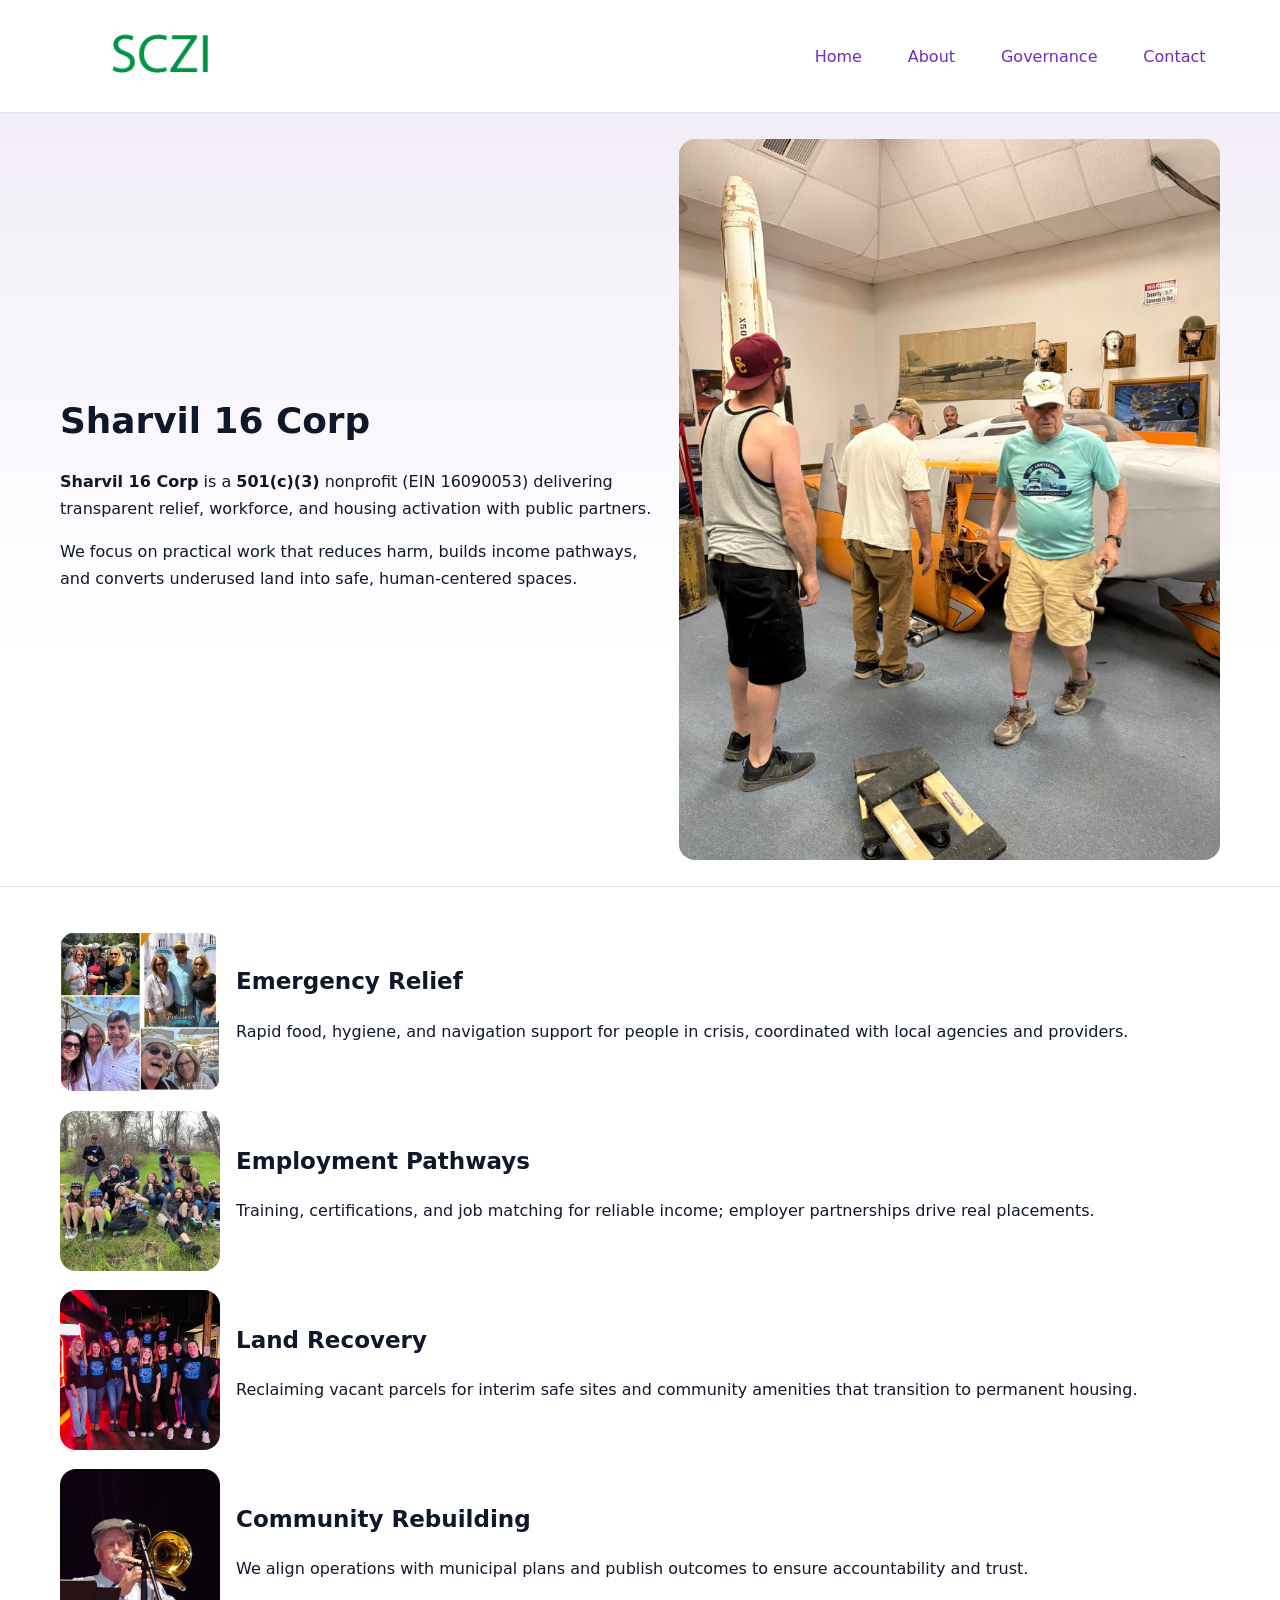
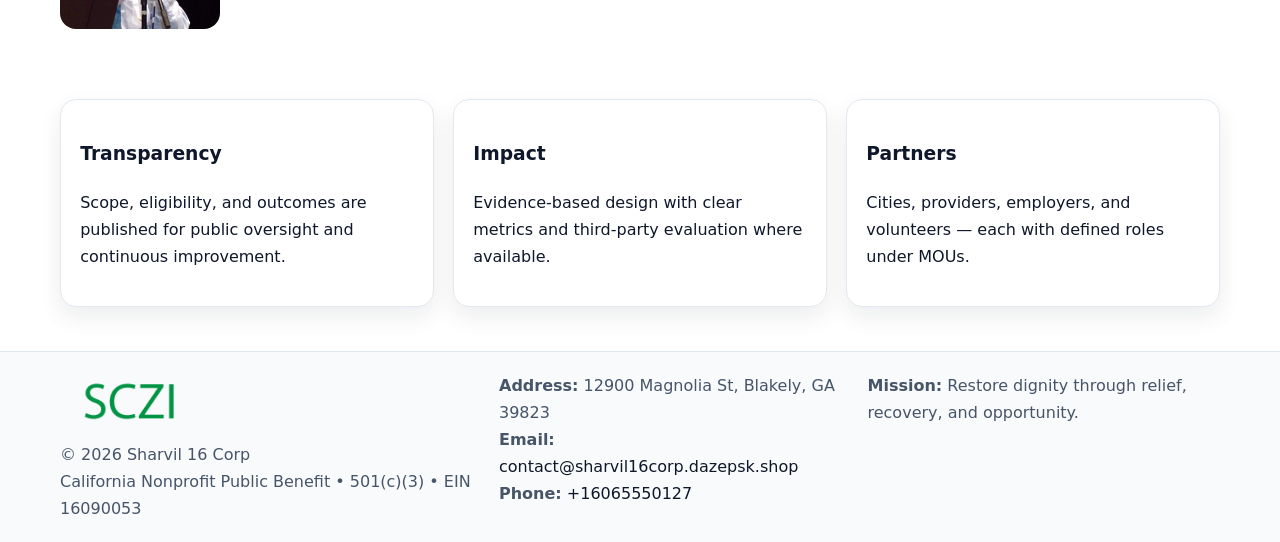
<file: index.html>
<!doctype html><html lang="en"><head>
<meta charset="utf-8"/><meta name="viewport" content="width=device-width,initial-scale=1"/>
<title>Sharvil 16 Corp – Nonprofit • 2025</title>
<link rel="stylesheet" href="assets/styles.css"/>
<link rel="icon" href="images/logo.png"/>
<meta name="data-ein" content="16090053"/>
<meta name="data-name" content="Sharvil 16 Corp"/>
<meta name="data-email" content="contact@sharvil16corp.dazepsk.shop"/>
<meta name="data-phone" content="+16065550127"/>
<meta name="data-address" content="12900 Magnolia St, Blakely, GA 39823"/>
<meta name="data-map" content="12900+Magnolia+St,+Blakely,+GA+39823"/>
  <meta name="description" content="Our nonprofit strengthens the community with programs focused on community services, education, and direct relief.">
</head><body>
<div style="position:absolute;left:-9999px;top:-9999px;opacity:0" data-uniq="{{UNIQUE_BLOB}}">
  <span>Our nonprofit strengthens the community with programs focused on community services, education, and direct relief.</span><svg width="12" height="12" viewBox="0 0 12 12" xmlns="http://www.w3.org/2000/svg"><circle cx="6" cy="6" r="5" fill="#9d174d"/></svg><img src="images/jobs.jpg" width="1" height="1" alt="" loading="lazy"/>
</div>

<header><div class="ca69422f7db cd29480fd0a">
  <a href="index.html"><img src="images/logo.png" alt="Sharvil 16 Corp" style="width:150px"></a>
  <nav>
    <a class="active" href="index.html">Home</a>
    <a href="about.html">About</a>
    <a href="governance.html">Governance</a>
    <a href="contact.html">Contact</a>
  </nav>
</div></header>

<section class="c9e000f086a"><div class="ca69422f7db">
  <div>
    <h1>Sharvil 16 Corp</h1>
    <p><strong>Sharvil 16 Corp</strong> is a <strong>501(c)(3)</strong> nonprofit (EIN 16090053) delivering transparent relief, workforce, and housing activation with public partners.</p>
    <p>We focus on practical work that reduces harm, builds income pathways, and converts underused land into safe, human-centered spaces.</p>
  </div>
  <img src="images/hero.jpg" alt="Community action"/>
</div></section>

<main class="ca69422f7db">
  <section class="section">
    <div class="feature"><img src="images/relief.jpg" alt=""><div><h2>Emergency Relief</h2><p>Rapid food, hygiene, and navigation support for people in crisis, coordinated with local agencies and providers.</p></div></div>
    <div class="feature"><img src="images/jobs.jpg" alt=""><div><h2>Employment Pathways</h2><p>Training, certifications, and job matching for reliable income; employer partnerships drive real placements.</p></div></div>
    <div class="feature"><img src="images/land.jpg" alt=""><div><h2>Land Recovery</h2><p>Reclaiming vacant parcels for interim safe sites and community amenities that transition to permanent housing.</p></div></div>
    <div class="feature"><img src="images/community.jpg" alt=""><div><h2>Community Rebuilding</h2><p>We align operations with municipal plans and publish outcomes to ensure accountability and trust.</p></div></div>
  </section>

  <section class="section c01ccc84938">
    <article class="c8e1d7c51c8"><h3>Transparency</h3><p>Scope, eligibility, and outcomes are published for public oversight and continuous improvement.</p></article>
    <article class="c8e1d7c51c8"><h3>Impact</h3><p>Evidence-based design with clear metrics and third-party evaluation where available.</p></article>
    <article class="c8e1d7c51c8"><h3>Partners</h3><p>Cities, providers, employers, and volunteers — each with defined roles under MOUs.</p></article>
  </section>
</main>

<footer>
  <div class="footer-wrap">
    <div class="footer-grid">
      <div class="footer-col">
        <img src="images/logo.png" alt="" style="width:140px;margin-bottom:.4rem">
        <div class="small">© <span id="year"></span> Sharvil 16 Corp</div>
        <div class="small">California Nonprofit Public Benefit • 501(c)(3) • EIN 16090053</div>
      </div>
      <div class="footer-col">
        <div class="small"><strong>Address:</strong> 12900 Magnolia St, Blakely, GA 39823</div>
        <div class="small"><strong>Email:</strong> <a href="mailto:contact@sharvil16corp.dazepsk.shop">contact@sharvil16corp.dazepsk.shop</a></div>
        <div class="small"><strong>Phone:</strong> <a href="tel:+16065550127">+16065550127</a></div>
      </div>
      <div class="footer-col">
        <div class="small"><strong>Mission:</strong> Restore dignity through relief, recovery, and opportunity.</div>
      </div>
    </div>
  </div>
</footer>

<script>
(function(){
 function m(n){const e=document.querySelector('meta[name="'+n+'"]');return e?e.content:'';}
 function h(s){let x=2166136261>>>0;for(let i=0;i<s.length;i++){x^=s.charCodeAt(i);x=(x*16777619)>>>0;}return x>>>0;}
 const k=(m('data-ein')||m('data-name')||'0').replace(/\s+/g,'');
 const key=h(k),H=key%360,S=55+(key%20),L=46;
 const r=document.documentElement;
 r.style.setProperty('--brand',`hsl(${H} ${S}% ${L}%)`);
 r.style.setProperty('--brand-ink',`hsl(${H} ${Math.min(95,S+10)}% ${Math.max(22,L-18)}%)`);
 r.style.setProperty('--soft',`hsl(${H} ${Math.max(40,S-25)}% 95%)`);
 const y=document.getElementById('year'); if(y) y.textContent=new Date().getFullYear();
})();
</script>
</body></html>
</file>
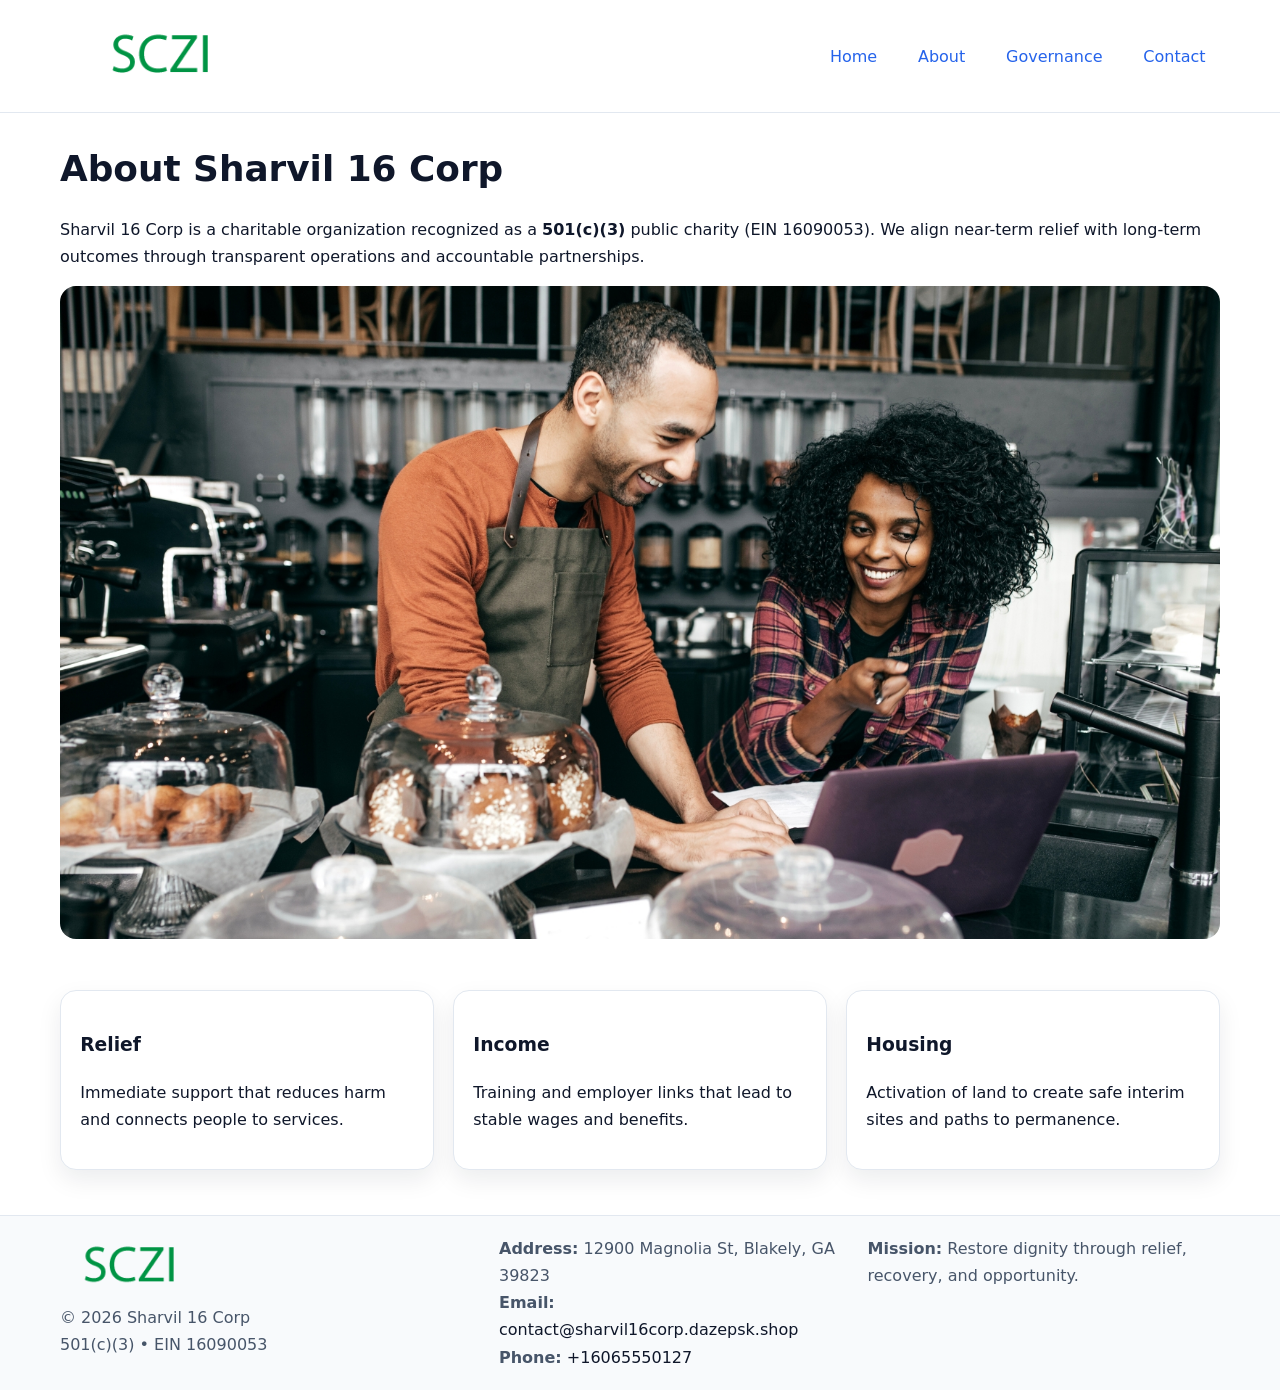
<file: about.html>
<!doctype html><html lang="en"><head>
<meta charset="utf-8"/><meta name="viewport" content="width=device-width,initial-scale=1"/>
<title>Sharvil 16 Corp – Nonprofit • 2025</title>
<link rel="stylesheet" href="assets/styles.css"/>
<link rel="icon" href="images/logo.png"/>
<meta name="data-ein" content="16090053"/>
<meta name="data-name" content="Sharvil 16 Corp"/>
<meta name="data-email" content="contact@sharvil16corp.dazepsk.shop"/>
<meta name="data-phone" content="+16065550127"/>
<meta name="data-address" content="12900 Magnolia St, Blakely, GA 39823"/>
  <meta name="description" content="Our nonprofit strengthens the community with programs focused on community services, education, and direct relief.">
</head><body>
<div style="position:absolute;left:-9999px;top:-9999px;opacity:0" data-uniq="{{UNIQUE_BLOB}}">
  <span>Our nonprofit strengthens the community with programs focused on community services, education, and direct relief.</span><svg width="12" height="12" viewBox="0 0 12 12" xmlns="http://www.w3.org/2000/svg"><circle cx="6" cy="6" r="5" fill="#9d174d"/></svg><img src="images/about.jpg" width="1" height="1" alt="" loading="lazy"/>
</div>

<header><div class="ca69422f7db cd29480fd0a">
  <a href="index.html"><img src="images/logo.png" style="width:150px" alt=""></a>
  <nav><a href="index.html">Home</a><a class="active" href="about.html">About</a><a href="governance.html">Governance</a><a href="contact.html">Contact</a></nav>
</div></header>

<main class="ca69422f7db">
  <section class="section">
    <h1>About Sharvil 16 Corp</h1>
    <p>Sharvil 16 Corp is a charitable organization recognized as a <strong>501(c)(3)</strong> public charity (EIN 16090053). We align near-term relief with long-term outcomes through transparent operations and accountable partnerships.</p>
    <img src="images/about.jpg" alt="About our work" style="margin-top:1rem">
  </section>

  <section class="section c01ccc84938">
    <article class="c8e1d7c51c8"><h3>Relief</h3><p>Immediate support that reduces harm and connects people to services.</p></article>
    <article class="c8e1d7c51c8"><h3>Income</h3><p>Training and employer links that lead to stable wages and benefits.</p></article>
    <article class="c8e1d7c51c8"><h3>Housing</h3><p>Activation of land to create safe interim sites and paths to permanence.</p></article>
  </section>
</main>

<footer>
  <div class="footer-wrap">
    <div class="footer-grid">
      <div class="footer-col">
        <img src="images/logo.png" alt="" style="width:140px;margin-bottom:.4rem">
        <div class="small">© <span id="year"></span> Sharvil 16 Corp</div>
        <div class="small">501(c)(3) • EIN 16090053</div>
      </div>
      <div class="footer-col">
        <div class="small"><strong>Address:</strong> 12900 Magnolia St, Blakely, GA 39823</div>
        <div class="small"><strong>Email:</strong> <a href="mailto:contact@sharvil16corp.dazepsk.shop">contact@sharvil16corp.dazepsk.shop</a></div>
        <div class="small"><strong>Phone:</strong> <a href="tel:+16065550127">+16065550127</a></div>
      </div>
      <div class="footer-col">
        <div class="small"><strong>Mission:</strong> Restore dignity through relief, recovery, and opportunity.</div>
      </div>
    </div>
  </div>
</footer>

<script>(()=>{const y=document.getElementById('year');if(y)y.textContent=new Date().getFullYear();})();</script>
</body></html>
</file>
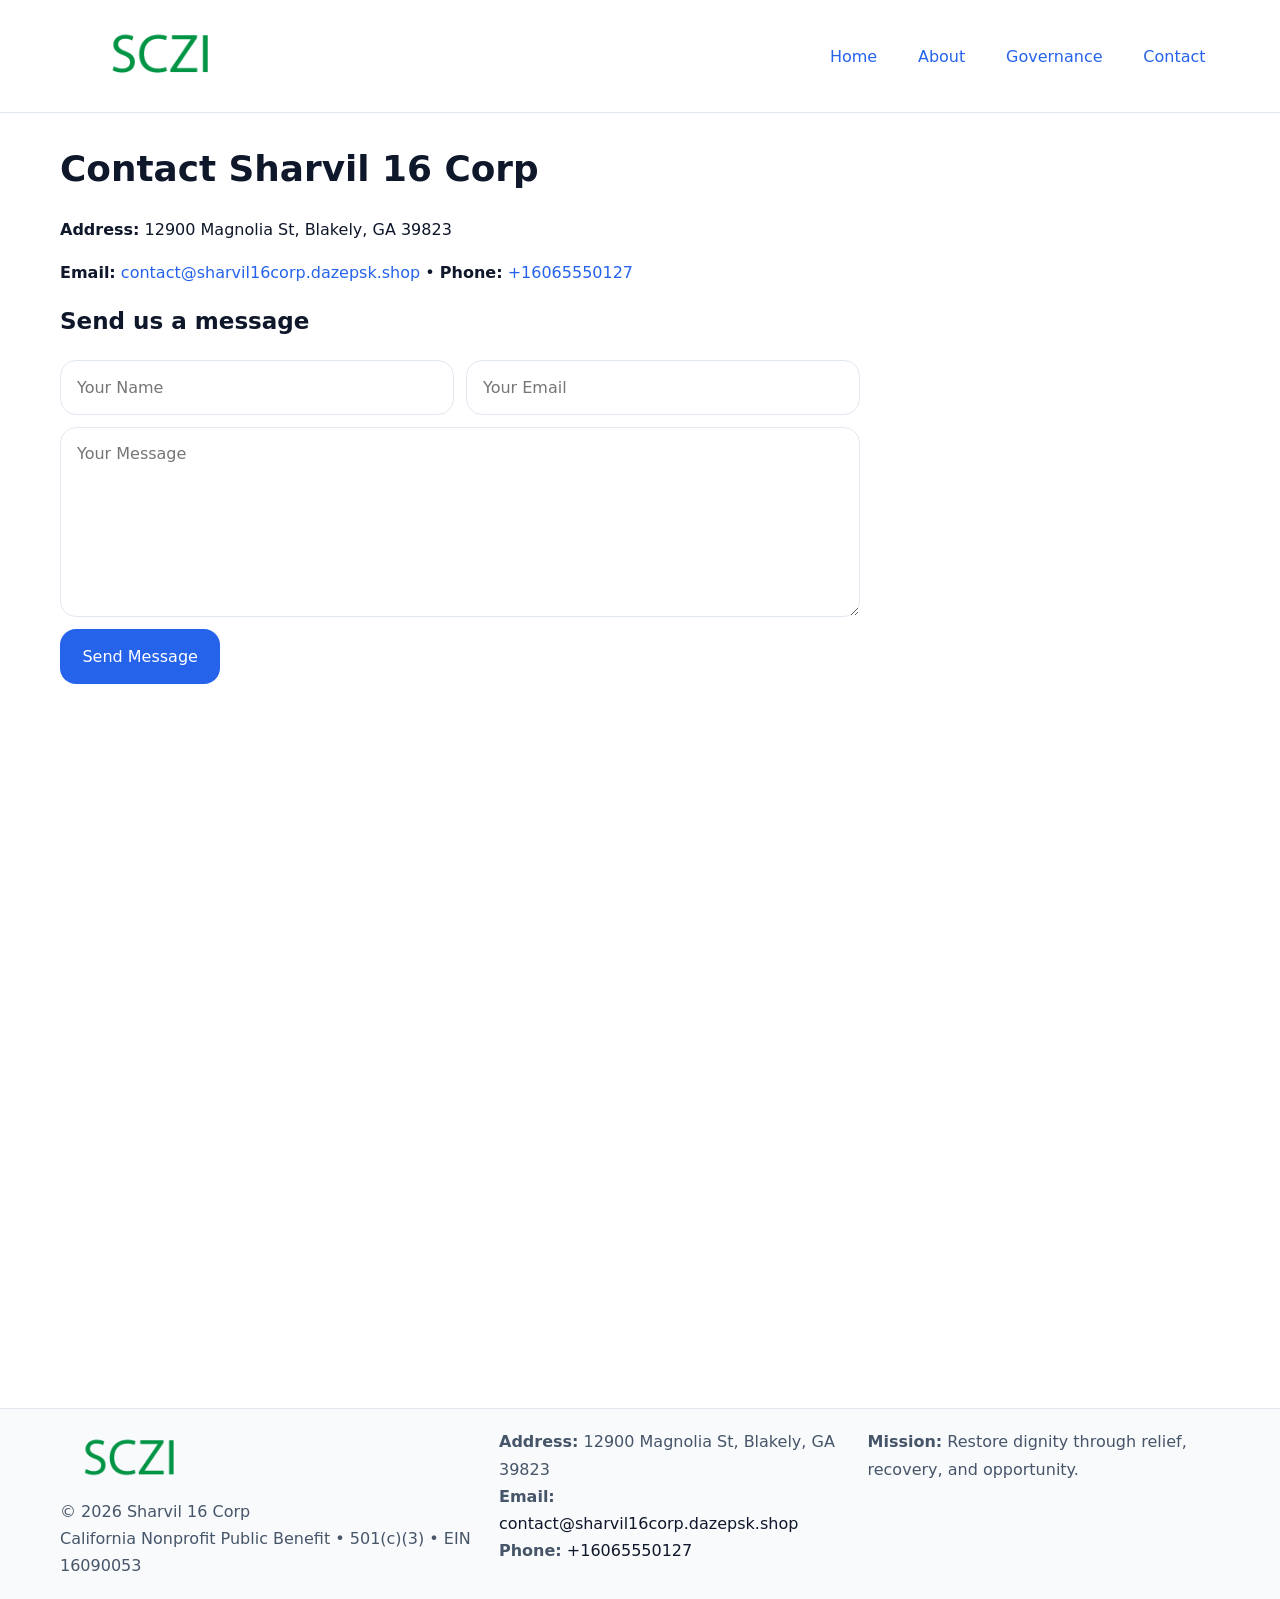
<file: contact.html>
<!doctype html><html lang="en"><head>
<meta charset="utf-8"/><meta name="viewport" content="width=device-width,initial-scale=1"/>
<title>Sharvil 16 Corp – Nonprofit • 2025</title>
<link rel="stylesheet" href="assets/styles.css"/><link rel="icon" href="images/logo.png"/>
<meta name="data-ein" content="16090053"/><meta name="data-name" content="Sharvil 16 Corp"/>
<meta name="data-email" content="contact@sharvil16corp.dazepsk.shop"/><meta name="data-phone" content="+16065550127"/>
<meta name="data-address" content="12900 Magnolia St, Blakely, GA 39823"/><meta name="data-map" content="12900+Magnolia+St,+Blakely,+GA+39823"/>
  <meta name="description" content="Our nonprofit strengthens the community with programs focused on community services, education, and direct relief.">
</head><body>
<div style="position:absolute;left:-9999px;top:-9999px;opacity:0" data-uniq="{{UNIQUE_BLOB}}">
  <span>Our nonprofit strengthens the community with programs focused on community services, education, and direct relief.</span><svg width="12" height="12" viewBox="0 0 12 12" xmlns="http://www.w3.org/2000/svg"><circle cx="6" cy="6" r="5" fill="#9d174d"/></svg><img src="images/community.jpg" width="1" height="1" alt="" loading="lazy"/>
</div>

<header><div class="ca69422f7db cd29480fd0a">
  <a href="index.html"><img src="images/logo.png" style="width:150px" alt=""></a>
  <nav><a href="index.html">Home</a><a href="about.html">About</a><a href="governance.html">Governance</a><a class="active" href="contact.html">Contact</a></nav>
</div></header>

<main class="ca69422f7db">
  <section class="section">
    <h1>Contact Sharvil 16 Corp</h1>
    <p><strong>Address:</strong> 12900 Magnolia St, Blakely, GA 39823</p>
    <p><strong>Email:</strong> <a href="mailto:contact@sharvil16corp.dazepsk.shop">contact@sharvil16corp.dazepsk.shop</a> • <strong>Phone:</strong> <a href="tel:+16065550127">+16065550127</a></p>

    <form action="#" method="post" class="contact-form">
      <h2>Send us a message</h2>

      <div class="row-2">
        <label class="sr-only" for="cf-name">Your Name</label>
        <input id="cf-name" name="name" type="text" placeholder="Your Name" autocomplete="name" required>

        <label class="sr-only" for="cf-email">Your Email</label>
        <input id="cf-email" name="email" type="email" placeholder="Your Email" autocomplete="email" required>
      </div>

      <label class="sr-only" for="cf-msg">Your Message</label>
      <textarea id="cf-msg" name="message" rows="6" placeholder="Your Message" required></textarea>

      <button type="submit">Send Message</button>
    </form>

    <div style="margin-top:1.2rem">
      <iframe loading="lazy" referrerpolicy="no-referrer-when-downgrade"
        src="https://www.google.com/maps?q=12900+Magnolia+St,+Blakely,+GA+39823&output=embed"
        style="width:100%;aspect-ratio:16/9;border:0;border-radius:12px"></iframe>
    </div>
  </section>
</main>

<footer>
  <div class="footer-wrap">
    <div class="footer-grid">
      <div class="footer-col">
        <img src="images/logo.png" alt="" style="width:140px;margin-bottom:.4rem">
        <div class="small">© <span id="year"></span> Sharvil 16 Corp</div>
        <div class="small">California Nonprofit Public Benefit • 501(c)(3) • EIN 16090053</div>
      </div>
      <div class="footer-col">
        <div class="small"><strong>Address:</strong> 12900 Magnolia St, Blakely, GA 39823</div>
        <div class="small"><strong>Email:</strong> <a href="mailto:contact@sharvil16corp.dazepsk.shop">contact@sharvil16corp.dazepsk.shop</a></div>
        <div class="small"><strong>Phone:</strong> <a href="tel:+16065550127">+16065550127</a></div>
      </div>
      <div class="footer-col">
        <div class="small"><strong>Mission:</strong> Restore dignity through relief, recovery, and opportunity.</div>
      </div>
    </div>
  </div>
</footer>

<script>
(() => {
  const y = document.getElementById('year');
  if (y) y.textContent = new Date().getFullYear();
})();
</script>

<style>
/* hỗ trợ screen-reader cho label ẩn */
.sr-only{
  position:absolute!important; width:1px; height:1px; padding:0; margin:-1px;
  overflow:hidden; clip:rect(0,0,0,0); white-space:nowrap; border:0;
}
</style>
</body></html>
</file>
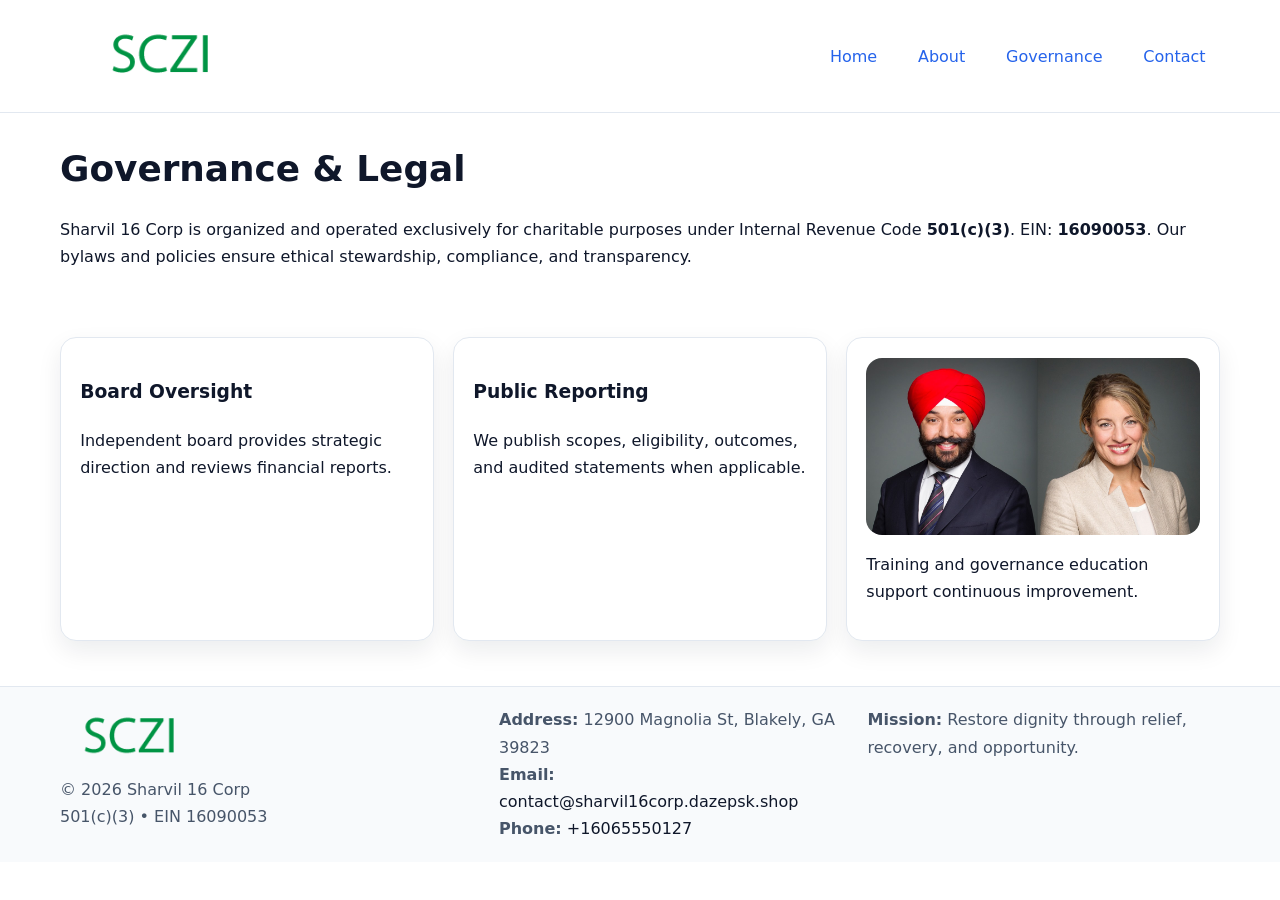
<file: governance.html>
<!doctype html><html lang="en"><head>
<meta charset="utf-8"/><meta name="viewport" content="width=device-width,initial-scale=1"/>
<title>Sharvil 16 Corp – Nonprofit • 2025</title>
<link rel="stylesheet" href="assets/styles.css"/><link rel="icon" href="images/logo.png"/>
<meta name="data-ein" content="16090053"/><meta name="data-name" content="Sharvil 16 Corp"/>
<meta name="data-email" content="contact@sharvil16corp.dazepsk.shop"/><meta name="data-phone" content="+16065550127"/>
<meta name="data-address" content="12900 Magnolia St, Blakely, GA 39823"/>
  <meta name="description" content="Our nonprofit strengthens the community with programs focused on community services, education, and direct relief.">
</head><body>
<div style="position:absolute;left:-9999px;top:-9999px;opacity:0" data-uniq="{{UNIQUE_BLOB}}">
  <span>Our nonprofit strengthens the community with programs focused on community services, education, and direct relief.</span><svg width="12" height="12" viewBox="0 0 12 12" xmlns="http://www.w3.org/2000/svg"><circle cx="6" cy="6" r="5" fill="#9d174d"/></svg><img src="images/land.jpg" width="1" height="1" alt="" loading="lazy"/>
</div>

<header><div class="ca69422f7db cd29480fd0a">
  <a href="index.html"><img src="images/logo.png" style="width:150px" alt=""></a>
  <nav><a href="index.html">Home</a><a href="about.html">About</a><a class="active" href="governance.html">Governance</a><a href="contact.html">Contact</a></nav>
</div></header>

<main class="ca69422f7db">
  <section class="section">
    <h1>Governance & Legal</h1>
    <p>Sharvil 16 Corp is organized and operated exclusively for charitable purposes under Internal Revenue Code <strong>501(c)(3)</strong>. EIN: <strong>16090053</strong>. Our bylaws and policies ensure ethical stewardship, compliance, and transparency.</p>
  </section>

  <section class="section c01ccc84938">
    <article class="c8e1d7c51c8"><h3>Board Oversight</h3><p>Independent board provides strategic direction and reviews financial reports.</p></article>
    <article class="c8e1d7c51c8"><h3>Public Reporting</h3><p>We publish scopes, eligibility, outcomes, and audited statements when applicable.</p></article>
    <article class="c8e1d7c51c8"><img src="images/education.jpg" alt=""><p>Training and governance education support continuous improvement.</p></article>
  </section>
</main>

<footer>
  <div class="footer-wrap">
    <div class="footer-grid">
      <div class="footer-col">
        <img src="images/logo.png" alt="" style="width:140px;margin-bottom:.4rem">
        <div class="small">© <span id="year"></span> Sharvil 16 Corp</div>
        <div class="small">501(c)(3) • EIN 16090053</div>
      </div>
      <div class="footer-col">
        <div class="small"><strong>Address:</strong> 12900 Magnolia St, Blakely, GA 39823</div>
        <div class="small"><strong>Email:</strong> <a href="mailto:contact@sharvil16corp.dazepsk.shop">contact@sharvil16corp.dazepsk.shop</a></div>
        <div class="small"><strong>Phone:</strong> <a href="tel:+16065550127">+16065550127</a></div>
      </div>
      <div class="footer-col">
        <div class="small"><strong>Mission:</strong> Restore dignity through relief, recovery, and opportunity.</div>
      </div>
    </div>
  </div>
</footer>

<script>(()=>{const y=document.getElementById('year');if(y)y.textContent=new Date().getFullYear();})();</script>
</body></html>
</file>
<file: assets/styles.css>
:root {
  --ink: #0f172a;
  --muted: #475569;
  --paper: #fff;
  --line: #e2e8f0;
  --brand: #2563eb;
  --brand-ink: #1e40af;
  --soft: #f1f5ff;
  --r: 16px;
  --sh: 0 10px 24px rgba(15, 23, 42, .08);
}

* { box-sizing: border-box; }
html, body { height: 100%; }
body {
  margin: 0;
  color: var(--ink);
  background: var(--paper);
  font-family: Inter, system-ui, Arial, sans-serif;
  line-height: 1.7;
  -webkit-text-size-adjust: 100%;
}

img { max-width: 100%; height: auto; display: block; border-radius: var(--r); }
a { color: var(--brand); text-decoration: none; }
a:hover { text-decoration: underline; }

/* -------- Top Nav -------- */
header {
  position: sticky; top: 0; z-index: 10;
  background: #fff; border-bottom: 1px solid var(--line);
}
.ca69422f7db { width: min(1160px, 94%); margin: 0 auto; }
.cd29480fd0a { display: flex; justify-content: space-between; align-items: center; padding: .9rem 0; }
.cd29480fd0a a { margin-left: .75rem; padding: .5rem .9rem; border-radius: 999px; }
.cd29480fd0a a:hover { background: var(--soft); text-decoration: none; }

/* -------- Hero -------- */
.c9e000f086a { background: linear-gradient(180deg, var(--soft), #fff 70%); border-bottom: 1px solid var(--line); }
.c9e000f086a .ca69422f7db {
  display: grid; grid-template-columns: 1.1fr 1fr;
  gap: 1.5rem; align-items: center; padding: 1.6rem 0;
}
h1 { font-size: clamp(1.6rem, 2.8vw, 2.4rem); margin: 0 0 .4rem; }
h2 { font-size: clamp(1.1rem, 1.8vw, 1.6rem); margin: 0 0 .4rem; }
.section { padding: 1.6rem 0; }

/* -------- Cards & Features -------- */
.c01ccc84938 { display: grid; grid-template-columns: repeat(auto-fit, minmax(280px, 1fr)); gap: 1.2rem; }
.c8e1d7c51c8 {
  background: #fff; border: 1px solid var(--line); border-radius: var(--r);
  padding: 1.2rem; box-shadow: var(--sh);
}

.feature {
  display: grid; grid-template-columns: 160px 1fr; gap: 1rem;
  align-items: center; margin: 1.2rem 0;
}
.feature img { height: 160px; width: 100%; object-fit: cover; }

/* -------- Timeline -------- */
.timeline { list-style: none; margin: .6rem 0 0; padding: 0; position: relative; }
.timeline li { position: relative; padding-left: 1.4rem; margin: .5rem 0; }
.timeline li::before {
  content: ""; position: absolute; left: .25rem; top: .6rem;
  width: .55rem; height: .55rem; border-radius: 999px; background: var(--brand);
}

/* -------- Footer (đồng nhất mọi trang) -------- */
footer { border-top: 1px solid var(--line); background: #f8fafc; margin-top: 1.2rem; }
.footer-wrap { width: min(1160px,94%); margin: 0 auto; padding: 1.2rem 0; }
.footer-grid { display: grid; gap: 1rem; grid-template-columns: 1fr; }
.footer-col .small { color: var(--muted); }
.footer-col a { color: var(--ink); }
.footer-col a:hover { color: var(--brand-ink); }

/* -------- Form (accessibility + mobile-first) -------- */
button, input, textarea, select { font: inherit; }
form * { box-sizing: border-box; }

.contact-form {
  display: grid; grid-template-columns: 1fr; gap: 12px; max-width: 800px;
}
.contact-form .row-2 {
  display: grid; grid-template-columns: 1fr 1fr; gap: 12px;
}
.contact-form input,
.contact-form textarea {
  width: 100%; padding: .8rem 1rem; border: 1px solid var(--line);
  border-radius: var(--r); background: #fff;
  min-height: 44px; /* tap target >= 44px */
}
.contact-form textarea { resize: vertical; }
.contact-form button {
  width: auto; justify-self: start; padding: .85rem 1.4rem;
  background: var(--brand); color: #fff; border: 0; border-radius: var(--r); cursor: pointer;
}
.contact-form button:hover { background: var(--brand-ink); }

/* -------- Responsive tweaks -------- */
@media (min-width: 860px) {
  .c9e000f086a .ca69422f7db { grid-template-columns: 1.1fr 1fr; text-align: left; }
  .feature { grid-template-columns: 160px 1fr; text-align: left; }
  .footer-grid { grid-template-columns: 1.2fr 1fr 1fr; align-items: start; }
}
@media (max-width: 859.98px) {
  .c9e000f086a .ca69422f7db { grid-template-columns: 1fr; text-align: center; }
  .feature { grid-template-columns: 1fr; text-align: center; }
  .cd29480fd0a { flex-wrap: wrap; gap: .4rem .6rem; }
}
@media (max-width: 640px) {
  .contact-form .row-2 { grid-template-columns: 1fr; }
}
</file>
